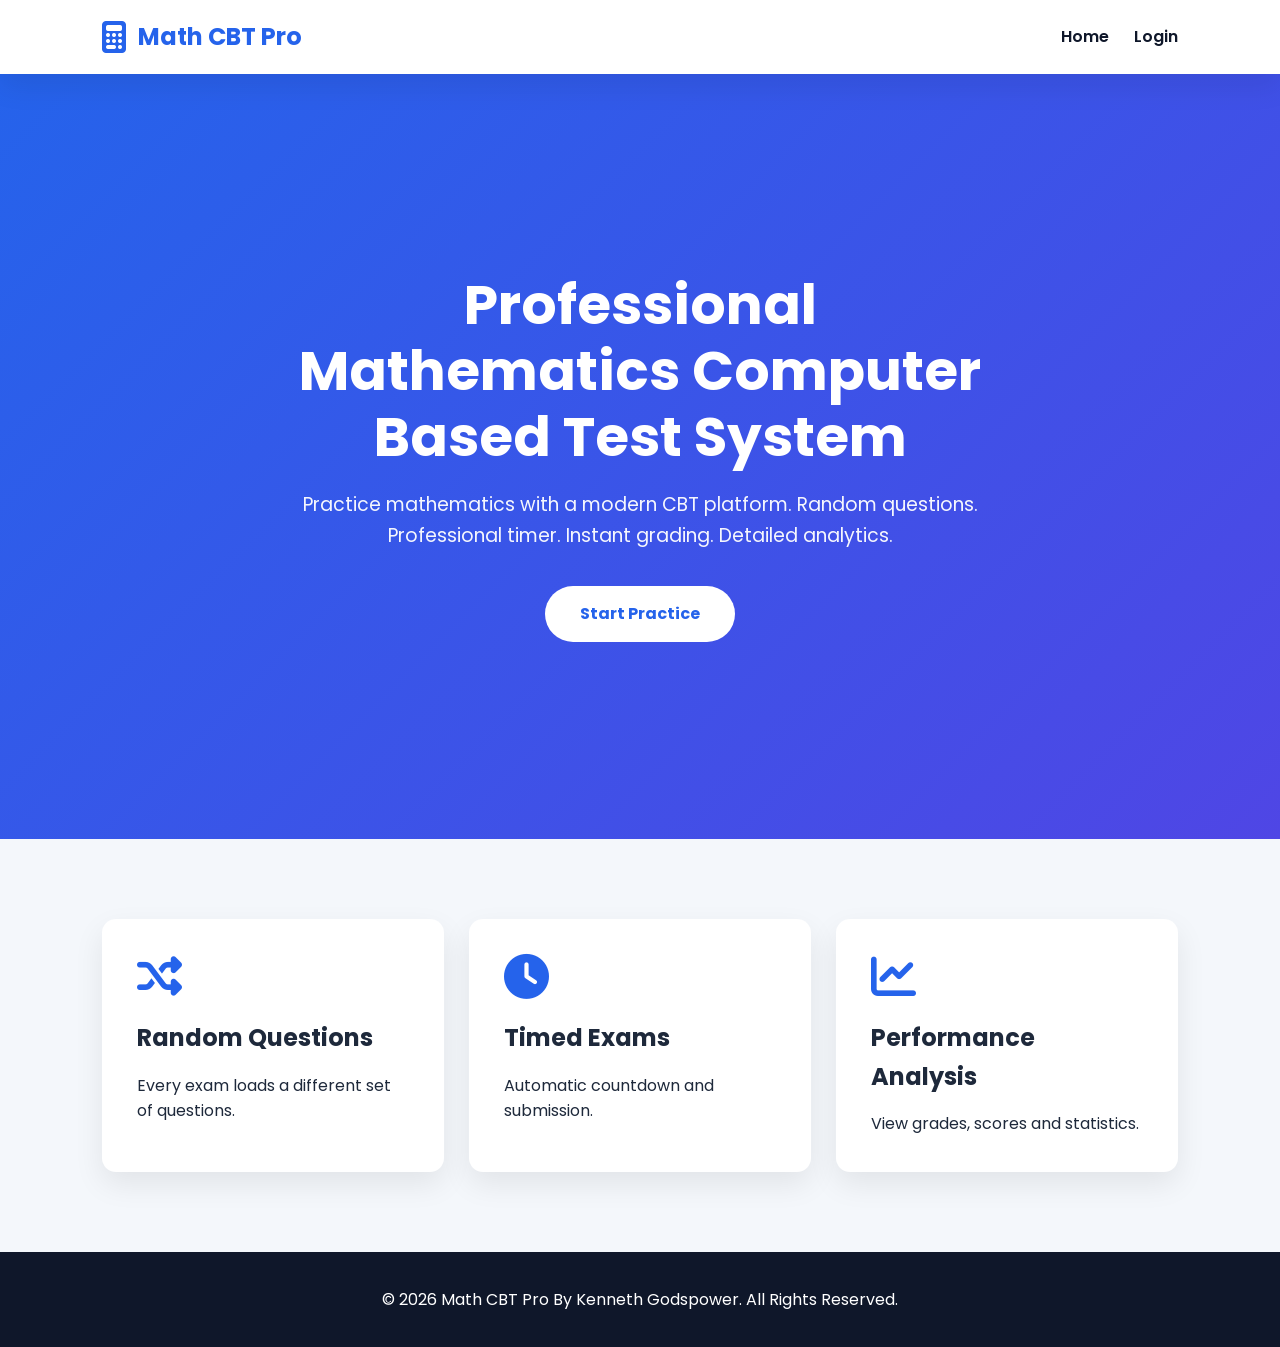
<file: index.html>
<!DOCTYPE html>
<html lang="en">
<head>
    <meta charset="UTF-8">
    <meta name="viewport" content="width=device-width, initial-scale=1.0">
    <title>Math CBT Pro</title>

    <!-- Google Font -->
    <link href="https://fonts.googleapis.com/css2?family=Poppins:wght@300;400;600;700&display=swap" rel="stylesheet">

    <!-- Font Awesome -->
    <link rel="stylesheet"
          href="https://cdnjs.cloudflare.com/ajax/libs/font-awesome/6.6.0/css/all.min.css">

    <link rel="stylesheet" href="main.css">
    <link href="icon.ico" rel="icon" type="image/x-icon">
</head>

<body>

<header>

    <div class="logo">

        <i class="fas fa-calculator"></i>

        <span>Math CBT Pro</span>

    </div>

    <nav>

        <a href="index.html">Home</a>

        <a href="login.html">Login</a>

    </nav>

</header>

<section class="hero">

    <div class="hero-text">

        <h1>
            Professional Mathematics
            Computer Based Test System
        </h1>

        <p>

            Practice mathematics with a modern CBT platform.
            Random questions.
            Professional timer.
            Instant grading.
            Detailed analytics.

        </p>

        <a href="login.html" class="btn">

            Start Practice

        </a>

    </div>

</section>

<section class="features">

    <div class="card">

        <i class="fas fa-random"></i>

        <h2>Random Questions</h2>

        <p>

            Every exam loads a different set of questions.

        </p>

    </div>

    <div class="card">

        <i class="fas fa-clock"></i>

        <h2>Timed Exams</h2>

        <p>

            Automatic countdown and submission.

        </p>

    </div>

    <div class="card">

        <i class="fas fa-chart-line"></i>

        <h2>Performance Analysis</h2>

        <p>

            View grades, scores and statistics.

        </p>

    </div>

</section>

<footer>

    © 2026 Math CBT Pro By Kenneth Godspower. All Rights Reserved.

</footer>

</body>
</html>
</file>
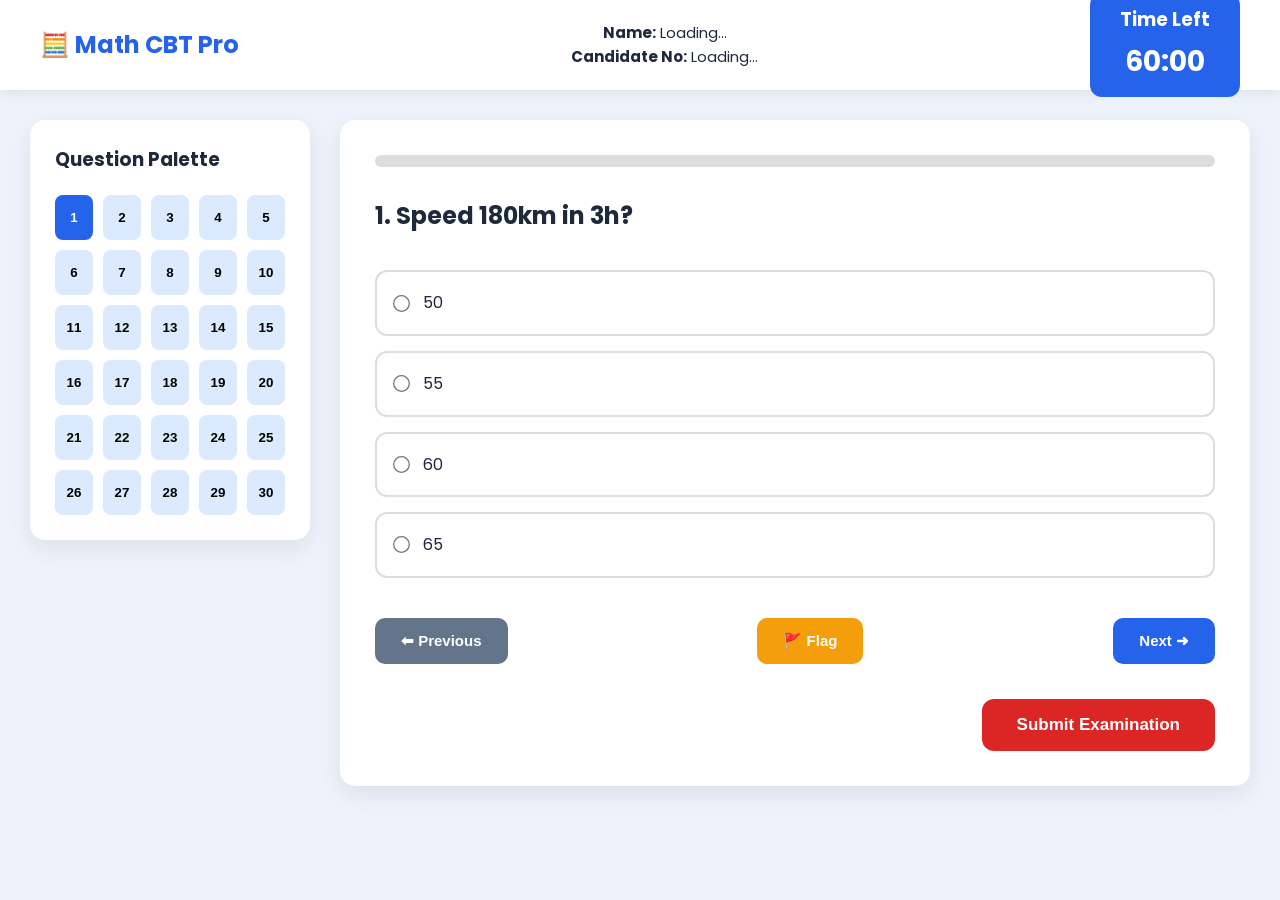
<file: exam.html>
<!DOCTYPE html>
<html lang="en">

<head>

<meta charset="UTF-8">

<meta name="viewport"
content="width=device-width, initial-scale=1.0">

<title>Math CBT Pro | Examination</title>

<link rel="stylesheet"
href="main.css">

<link href="icon.ico" rel="icon" type="image/x-icon">

<link rel="stylesheet"
href="exam.css">

<link href="https://fonts.googleapis.com/css2?family=Poppins:wght@300;400;500;600;700&display=swap"
rel="stylesheet">

<script defer src="storage.js"></script>
<script defer src="timer.js"></script>
<script defer src="exam.js"></script>

</head>

<body>

<header class="exam-header">

<div class="brand">

<h2>🧮 Math CBT Pro</h2>

</div>

<div class="candidate-info">

<p>

<strong>Name:</strong>

<span id="studentName">

Loading...

</span>

</p>

<p>

<strong>Candidate No:</strong>

<span id="candidateNumber">

Loading...

</span>

</p>

</div>

<div class="timer-box">

<h3>

Time Left

</h3>

<div id="timer">

60:00

</div>

</div>

</header>

<main class="exam-container">

<aside class="sidebar">

<h3>

Question Palette

</h3>

<div id="palette">

<!-- Generated by JavaScript -->

</div>

</aside>

<section class="question-area">

<div class="progress">

<div
class="progress-bar"
id="progressBar">

</div>

</div>

<div id="questionCard">

<h2 id="questionText">

Loading Question...

</h2>

<div id="options">

</div>

</div>

<div class="exam-buttons">

<button id="prevBtn">

⬅ Previous

</button>

<button id="flagBtn">

🚩 Flag

</button>

<button id="nextBtn">

Next ➜

</button>

</div>

<div class="submit-area">

<button id="submitExam">

Submit Examination

</button>

</div>

</section>

</main>

<div
id="submitModal"
class="modal hidden">

<div class="modal-content">

<h2>

Submit Examination?

</h2>

<p>

Are you sure you want to submit your answers?

</p>

<div class="modal-buttons">

<button id="cancelSubmit">

Cancel

</button>

<button id="confirmSubmit">

Yes, Submit

</button>

</div>

</div>

</div>

</body>

</html>
</file>
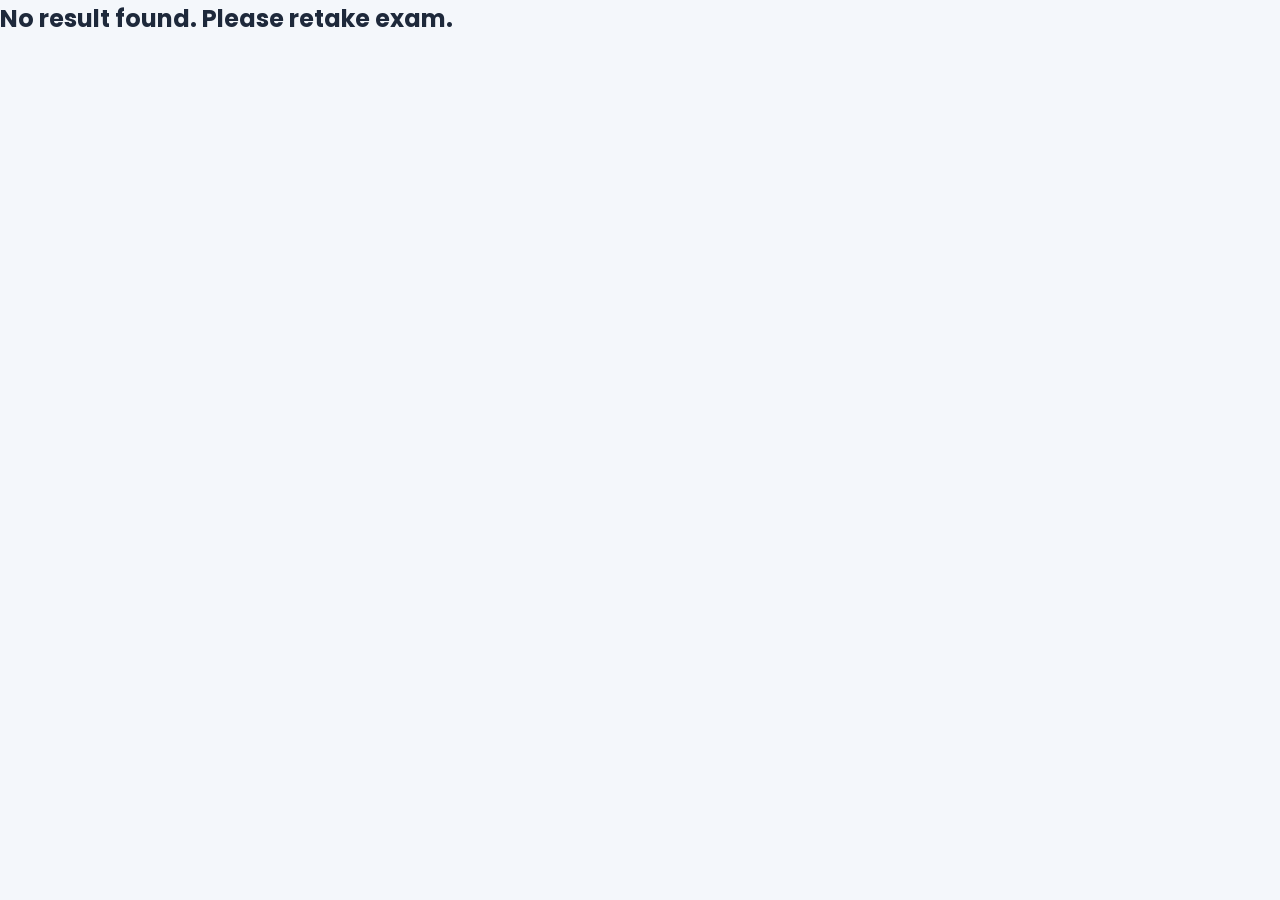
<file: result.html>
<!DOCTYPE html>
<html lang="en">

<head>

<meta charset="UTF-8">

<meta name="viewport"
content="width=device-width, initial-scale=1.0">

<title>Math CBT Pro | Result</title>

<link rel="stylesheet"
href="main.css">

<link rel="stylesheet"
href="result.css">

<link href="https://fonts.googleapis.com/css2?family=Poppins:wght@300;400;500;600;700&display=swap"
rel="stylesheet">

<script defer src="result.js"></script>

<link href="icon.ico" rel="icon" type="image/x-icon">

</head>

<body>

<header class="result-header">

<h1>🧮 Math CBT Pro</h1>

<h3>Examination Result</h3>

</header>

<main class="result-container">

<div class="summary-card">

<h2 id="candidateName">

Loading...

</h2>

<p id="candidateNumber">

Loading...

</p>

</div>

<div class="score-grid">

<div class="score-card">

<h4>Score</h4>

<h1 id="score">

0 / 30

</h1>

</div>

<div class="score-card">

<h4>Percentage</h4>

<h1 id="percentage">

0%

</h1>

</div>

<div class="score-card">

<h4>Grade</h4>

<h1 id="grade">

A

</h1>

</div>

</div>

<section class="review-section">

<h2>

Answer Review

</h2>

<div id="reviewContainer">

</div>

</section>

<div class="buttons">

<button id="printBtn">

🖨 Print Result

</button>

<button id="restartBtn">

🔄 New Examination

</button>

</div>

</main>

</body>

</html>
</file>
<file: main.css>
/* ==========================================
   MATH CBT PRO
   Main Stylesheet
========================================== */

:root{
    --primary:#2563eb;
    --primary-dark:#1d4ed8;
    --secondary:#0f172a;
    --success:#16a34a;
    --danger:#dc2626;
    --warning:#f59e0b;

    --bg:#f4f7fb;
    --white:#ffffff;
    --text:#1e293b;
    --gray:#64748b;
    --border:#dbe4ee;

    --shadow:0 12px 30px rgba(0,0,0,.08);
    --radius:14px;
    --transition:.3s ease;
}

*{
    margin:0;
    padding:0;
    box-sizing:border-box;
}

html{
    scroll-behavior:smooth;
}

body{
    font-family:'Poppins',sans-serif;
    background:var(--bg);
    color:var(--text);
    line-height:1.6;
}

/* ================= HEADER ================= */

header{
    position:sticky;
    top:0;
    z-index:1000;

    display:flex;
    justify-content:space-between;
    align-items:center;

    padding:18px 8%;
    background:#fff;
    box-shadow:var(--shadow);
}

.logo{
    display:flex;
    align-items:center;
    gap:12px;
    font-size:24px;
    font-weight:700;
    color:var(--primary);
}

.logo i{
    font-size:32px;
}

nav{
    display:flex;
    gap:25px;
}

nav a{
    text-decoration:none;
    color:var(--secondary);
    font-weight:600;
    transition:var(--transition);
}

nav a:hover{
    color:var(--primary);
}

/* ================= HERO ================= */

.hero{
    min-height:85vh;

    display:flex;
    justify-content:center;
    align-items:center;

    padding:70px 8%;

    background:
    linear-gradient(
    135deg,
    #2563eb,
    #4f46e5
    );

    color:#fff;
}

.hero-text{
    max-width:700px;
    text-align:center;
}

.hero h1{
    font-size:55px;
    line-height:1.2;
    margin-bottom:20px;
}

.hero p{
    font-size:19px;
    margin-bottom:35px;
    opacity:.95;
}

/* ================= BUTTON ================= */

.btn{
    display:inline-block;

    padding:15px 35px;

    border-radius:50px;

    text-decoration:none;

    background:#fff;

    color:#2563eb;

    font-weight:700;

    transition:.3s;
}

.btn:hover{
    transform:translateY(-4px);
    box-shadow:0 15px 35px rgba(0,0,0,.25);
}

/* ================= FEATURES ================= */

.features{

    display:grid;

    grid-template-columns:
    repeat(auto-fit,minmax(260px,1fr));

    gap:25px;

    padding:80px 8%;

}

.card{

    background:#fff;

    padding:35px;

    border-radius:var(--radius);

    box-shadow:var(--shadow);

    transition:.3s;

}

.card:hover{

    transform:translateY(-10px);

}

.card i{

    font-size:45px;

    color:var(--primary);

    margin-bottom:20px;

}

.card h2{

    margin-bottom:15px;

}

/* ================= FORM ================= */

.form-container{

    width:420px;

    max-width:95%;

    margin:80px auto;

    background:#fff;

    padding:40px;

    border-radius:var(--radius);

    box-shadow:var(--shadow);

}

.form-group{

    margin-bottom:20px;

}

.form-group label{

    display:block;

    margin-bottom:8px;

    font-weight:600;

}

.form-group input{

    width:100%;

    padding:14px;

    border:1px solid var(--border);

    border-radius:10px;

    font-size:16px;

}

.form-group input:focus{

    outline:none;

    border-color:var(--primary);

}

/* ================= DASHBOARD ================= */

.dashboard{

    padding:50px 8%;

}

.dashboard-grid{

    display:grid;

    grid-template-columns:
    repeat(auto-fit,minmax(280px,1fr));

    gap:25px;

}

.stat-card{

    background:#fff;

    border-radius:15px;

    padding:25px;

    box-shadow:var(--shadow);

}

.stat-card h3{

    color:var(--gray);

}

.stat-card h1{

    font-size:45px;

    margin-top:10px;

    color:var(--primary);

}

/* ================= FOOTER ================= */

footer{

    text-align:center;

    padding:35px;

    color:#fff;

    background:#0f172a;

}

/* ================= UTILITIES ================= */

.text-center{
    text-align:center;
}

.mt-1{margin-top:10px;}
.mt-2{margin-top:20px;}
.mt-3{margin-top:30px;}

.hidden{
    display:none;
}

/* ================= RESPONSIVE ================= */

@media(max-width:900px){

.hero h1{

font-size:40px;

}

header{

flex-direction:column;

gap:20px;

}

nav{

flex-wrap:wrap;

justify-content:center;

}

}

@media(max-width:600px){

.hero h1{

font-size:32px;

}

.hero p{

font-size:17px;

}

.btn{

width:100%;

text-align:center;

}

}
</file>
<file: exam.css>
/* =====================================
   EXAM PAGE STYLES
===================================== */

body{
    background:#eef3fb;
    margin:0;
    font-family:'Poppins',sans-serif;
}

/* ================= HEADER ================= */

.exam-header{

    height:90px;

    background:white;

    box-shadow:0 3px 12px rgba(0,0,0,.08);

    display:flex;

    justify-content:space-between;

    align-items:center;

    padding:0 40px;

    position:sticky;

    top:0;

    z-index:100;

}

.brand h2{

    color:#2563eb;

}

.candidate-info{

    text-align:center;

    font-size:15px;

}

.timer-box{

    background:#2563eb;

    color:white;

    padding:12px 20px;

    border-radius:12px;

    text-align:center;

    min-width:150px;

}

#timer{

    font-size:28px;

    font-weight:700;

    margin-top:5px;

}

/* ================= MAIN LAYOUT ================= */

.exam-container{

    display:grid;

    grid-template-columns:280px 1fr;

    gap:30px;

    padding:30px;

}

/* ================= SIDEBAR ================= */

.sidebar{

    background:white;

    border-radius:15px;

    box-shadow:0 8px 25px rgba(0,0,0,.08);

    padding:25px;

    height:fit-content;

}

.sidebar h3{

    margin-bottom:20px;

}

/* Question palette */

#palette{

    display:grid;

    grid-template-columns:repeat(5,1fr);

    gap:10px;

}

.palette-btn{

    height:45px;

    border:none;

    border-radius:8px;

    cursor:pointer;

    background:#dbeafe;

    font-weight:bold;

    transition:.25s;

}

.palette-btn:hover{

    background:#2563eb;

    color:white;

}

/* Question states */

.palette-btn.active{

    background:#2563eb;

    color:white;

}

.palette-btn.answered{

    background:#22c55e;

    color:white;

}

.palette-btn.flagged{

    background:#f59e0b;

    color:white;

}

/* ================= QUESTION ================= */

.question-area{

    background:white;

    border-radius:15px;

    padding:35px;

    box-shadow:0 8px 25px rgba(0,0,0,.08);

}

.progress{

    height:12px;

    background:#ddd;

    border-radius:20px;

    overflow:hidden;

    margin-bottom:30px;

}

.progress-bar{

    height:100%;

    width:0%;

    background:#2563eb;

    transition:.3s;

}

#questionText{

    margin-bottom:35px;

    line-height:1.6;

}

/* ================= OPTIONS ================= */

.option{

    display:flex;

    align-items:center;

    gap:15px;

    padding:18px;

    border:2px solid #ddd;

    border-radius:12px;

    margin-bottom:15px;

    cursor:pointer;

    transition:.25s;

}

.option:hover{

    border-color:#2563eb;

    background:#f4f8ff;

}

.option input{

    transform:scale(1.3);

}

.option.selected{

    border-color:#2563eb;

    background:#dbeafe;

}

/* ================= BUTTONS ================= */

.exam-buttons{

    display:flex;

    justify-content:space-between;

    margin-top:40px;

}

.exam-buttons button{

    padding:14px 26px;

    border:none;

    border-radius:10px;

    cursor:pointer;

    font-size:15px;

    font-weight:600;

    transition:.25s;

}

#prevBtn{

    background:#64748b;

    color:white;

}

#flagBtn{

    background:#f59e0b;

    color:white;

}

#nextBtn{

    background:#2563eb;

    color:white;

}

.exam-buttons button:hover{

    transform:translateY(-2px);

}

/* ================= SUBMIT ================= */

.submit-area{

    text-align:right;

    margin-top:35px;

}

#submitExam{

    background:#dc2626;

    color:white;

    border:none;

    padding:16px 35px;

    border-radius:12px;

    cursor:pointer;

    font-size:17px;

    font-weight:bold;

}

/* ================= MODAL ================= */

.modal{

    position:fixed;

    inset:0;

    background:rgba(0,0,0,.45);

    display:flex;

    justify-content:center;

    align-items:center;

}

.hidden{

    display:none;

}

.modal-content{

    width:420px;

    background:white;

    padding:35px;

    border-radius:18px;

    text-align:center;

    animation:pop .25s ease;

}

.modal-buttons{

    display:flex;

    justify-content:center;

    gap:20px;

    margin-top:30px;

}

.modal-buttons button{

    padding:12px 22px;

    border:none;

    border-radius:10px;

    cursor:pointer;

}

#cancelSubmit{

    background:#64748b;

    color:white;

}

#confirmSubmit{

    background:#dc2626;

    color:white;

}

/* ================= ANIMATION ================= */

@keyframes pop{

from{

transform:scale(.8);

opacity:0;

}

to{

transform:scale(1);

opacity:1;

}

}

/* ================= RESPONSIVE ================= */

@media(max-width:950px){

.exam-container{

grid-template-columns:1fr;

}

.sidebar{

order:2;

}

}

@media(max-width:650px){

.exam-header{

flex-direction:column;

height:auto;

padding:20px;

gap:15px;

}

.exam-buttons{

flex-direction:column;

gap:12px;

}

.exam-buttons button{

width:100%;

}

#submitExam{

width:100%;

}

}
</file>
<file: result.css>
.result-header{
background:#2563eb;
color:white;
padding:30px;
text-align:center;
}

.result-container{
max-width:1100px;
margin:auto;
padding:40px;
}

.summary-card{
background:white;
padding:25px;
border-radius:15px;
box-shadow:0 8px 25px rgba(0,0,0,.08);
margin-bottom:30px;
}

.score-grid{
display:grid;
grid-template-columns:repeat(auto-fit,minmax(220px,1fr));
gap:20px;
margin-bottom:40px;
}

.score-card{
background:white;
padding:30px;
border-radius:15px;
text-align:center;
box-shadow:0 8px 25px rgba(0,0,0,.08);
}

.score-card h1{
font-size:42px;
color:#2563eb;
margin-top:10px;
}

.review-section{
background:white;
padding:30px;
border-radius:15px;
box-shadow:0 8px 25px rgba(0,0,0,.08);
}

.review-item{
padding:20px;
border-bottom:1px solid #ddd;
}

.correct{
color:#16a34a;
font-weight:bold;
}

.wrong{
color:#dc2626;
font-weight:bold;
}

.buttons{
display:flex;
justify-content:center;
gap:20px;
margin-top:35px;
}

.buttons button{
padding:15px 30px;
border:none;
border-radius:12px;
cursor:pointer;
font-size:16px;
font-weight:600;
}

#printBtn{
background:#2563eb;
color:white;
}

#restartBtn{
background:#16a34a;
color:white;
}

@media(max-width:700px){
.buttons{
flex-direction:column;
}
.buttons button{
width:100%;
}
}
</file>
